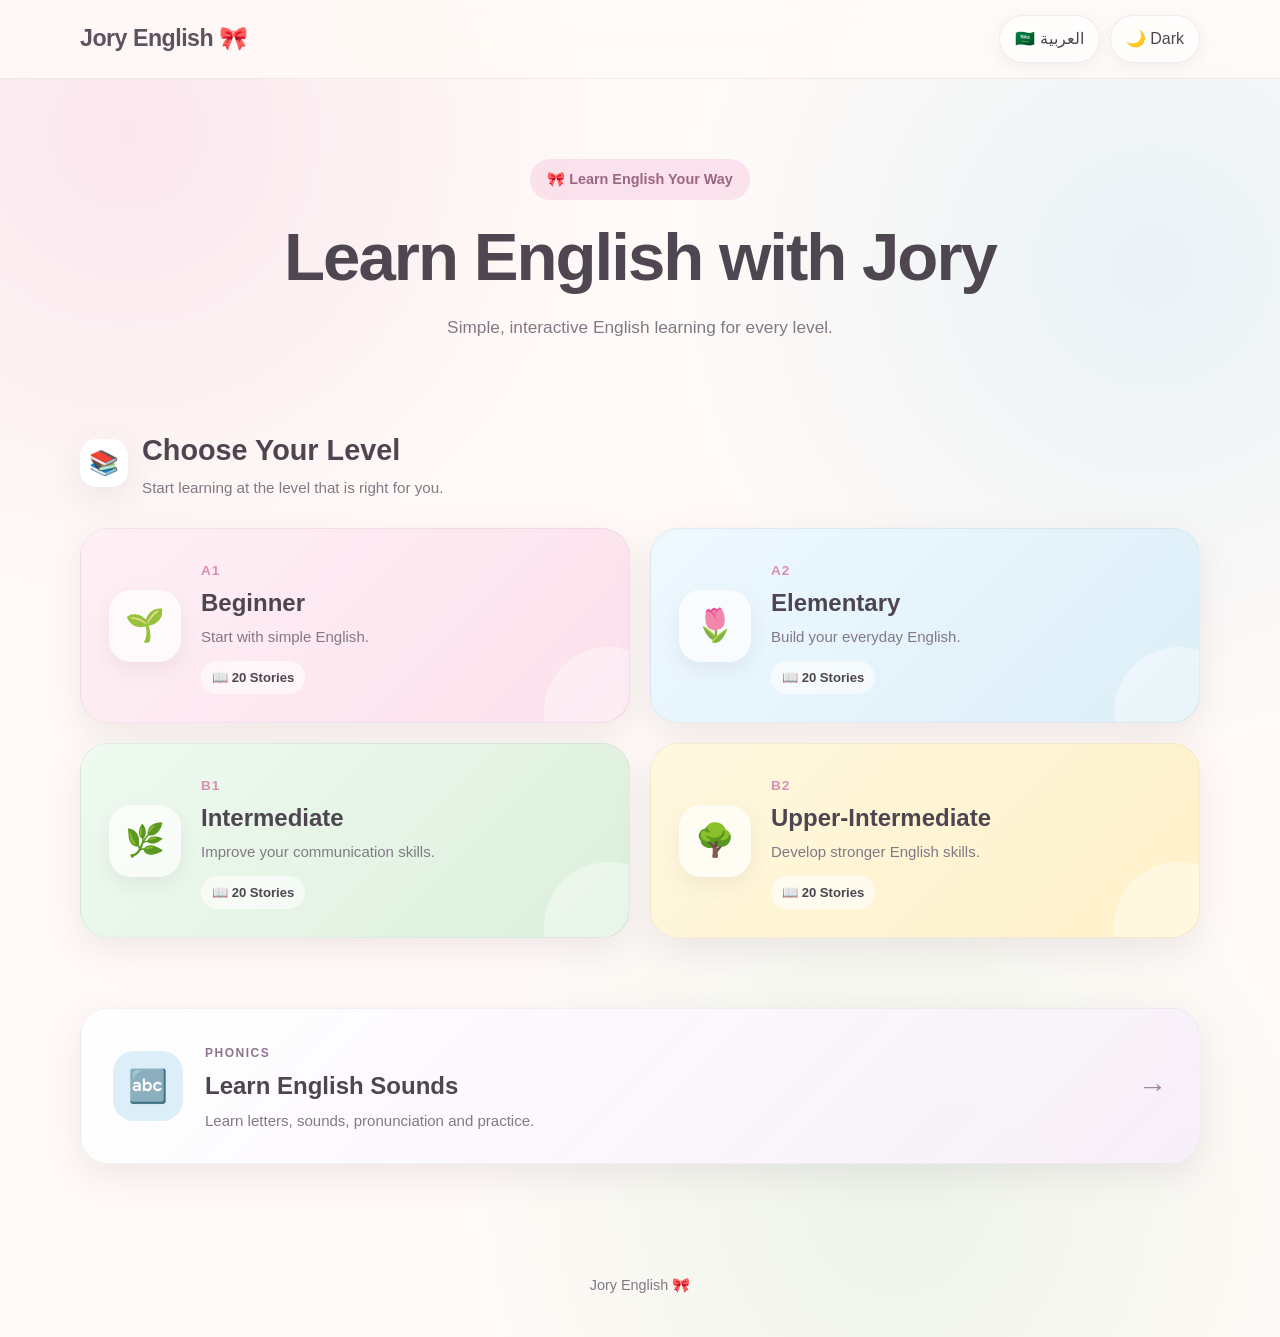
<file: index.html>
<!DOCTYPE html>
<html lang="en" dir="ltr">
<head>
  <meta charset="UTF-8">
  <meta name="viewport" content="width=device-width, initial-scale=1.0">

  <title>Jory English 🎀</title>

  <link rel="stylesheet" href="css/style.css">
</head>

<body>

  <header class="site-header">
    <div class="container header-content">

      <a href="index.html" class="logo">
        Jory English 🎀
      </a>

      <div class="global-controls">

        <button id="languageToggle" class="control-button" type="button">
          🇸🇦 العربية
        </button>

        <button id="themeToggle" class="control-button" type="button">
          🌙 Dark
        </button>

      </div>

    </div>
  </header>


  <main>

    <!-- Hero Section -->
    <section class="hero-section">
      <div class="container hero-content">

        <span class="hero-badge">🎀 Learn English Your Way</span>

        <h1 id="heroTitle">
          Learn English with Jory
        </h1>

        <p id="heroDescription">
          Simple, interactive English learning for every level.
        </p>

      </div>
    </section>


    <!-- Levels Section -->
    <section class="levels-section">
      <div class="container">

        <div class="section-heading">
          <span>📚</span>

          <div>
            <h2 id="levelsTitle">Choose Your Level</h2>

            <p id="levelsDescription">
              Start learning at the level that is right for you.
            </p>
          </div>
        </div>


        <div class="levels-grid">

          <!-- A1 -->
          <a href="pages/level.html?level=A1" class="level-card level-a1">

            <div class="level-icon">🌱</div>

            <div class="level-info">
              <span class="level-code">A1</span>

              <h3>Beginner</h3>

              <p>Start with simple English.</p>

              <span class="story-count">
                📖 20 Stories
              </span>
            </div>

          </a>


          <!-- A2 -->
          <a href="pages/level.html?level=A2" class="level-card level-a2">

            <div class="level-icon">🌷</div>

            <div class="level-info">
              <span class="level-code">A2</span>

              <h3>Elementary</h3>

              <p>Build your everyday English.</p>

              <span class="story-count">
                📖 20 Stories
              </span>
            </div>

          </a>


          <!-- B1 -->
          <a href="pages/level.html?level=B1" class="level-card level-b1">

            <div class="level-icon">🌿</div>

            <div class="level-info">
              <span class="level-code">B1</span>

              <h3>Intermediate</h3>

              <p>Improve your communication skills.</p>

              <span class="story-count">
                📖 20 Stories
              </span>
            </div>

          </a>


          <!-- B2 -->
          <a href="pages/level.html?level=B2" class="level-card level-b2">

            <div class="level-icon">🌳</div>

            <div class="level-info">
              <span class="level-code">B2</span>

              <h3>Upper-Intermediate</h3>

              <p>Develop stronger English skills.</p>

              <span class="story-count">
                📖 20 Stories
              </span>
            </div>

          </a>

        </div>

      </div>
    </section>


    <!-- Phonics Section -->
    <section class="phonics-section">
      <div class="container">

        <a href="pages/phonics.html" class="phonics-card">

          <div class="phonics-icon">
            🔤
          </div>

          <div class="phonics-content">

            <span class="phonics-label">
              PHONICS
            </span>

            <h2>Learn English Sounds</h2>

            <p>
              Learn letters, sounds, pronunciation and practice.
            </p>

          </div>

          <span class="card-arrow">→</span>

        </a>

      </div>
    </section>

  </main>


  <footer class="site-footer">
    <div class="container">

      <p>
        Jory English 🎀
      </p>

    </div>
  </footer>


  <script src="js/app.js"></script>

</body>
</html>
</file>
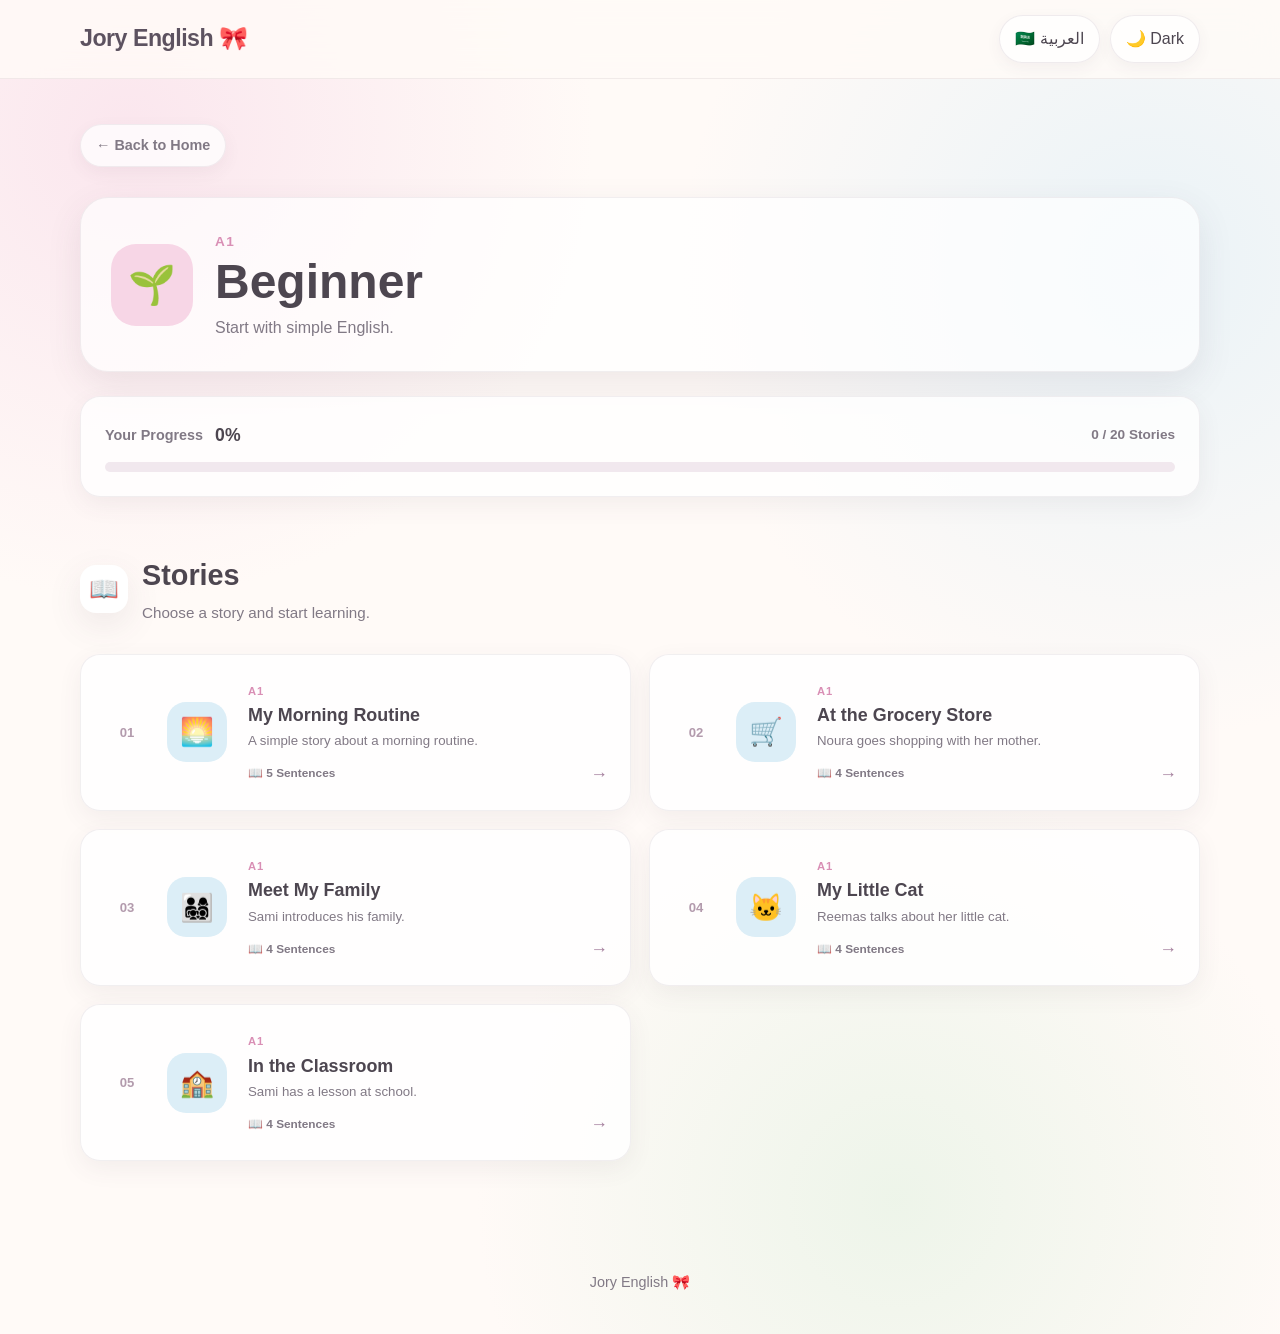
<file: pages/level.html>
<!DOCTYPE html>
<html lang="en" dir="ltr">

<head>
  <meta charset="UTF-8">

  <meta
    name="viewport"
    content="width=device-width, initial-scale=1.0"
  >

  <title>Jory English 🎀</title>

  <link
    rel="stylesheet"
    href="../css/style.css"
  >
</head>

<body>

  <!-- =========================================
       HEADER
       ========================================= -->

  <header class="site-header">

    <div class="container header-content">

      <a
        href="../index.html"
        class="logo"
      >
        Jory English 🎀
      </a>

      <div class="global-controls">

        <button
          id="languageToggle"
          class="control-button"
          type="button"
        >
          🇸🇦 العربية
        </button>

        <button
          id="themeToggle"
          class="control-button"
          type="button"
        >
          🌙 Dark
        </button>

      </div>

    </div>

  </header>


  <!-- =========================================
       MAIN
       ========================================= -->

  <main>

    <section class="level-page">

      <div class="container">

        <!-- Back Button -->

        <a
          href="../index.html"
          class="back-button"
        >
          ← Back to Home
        </a>


        <!-- Level Header -->

        <div
          id="levelHeader"
          class="level-header"
        >

          <div
            id="levelIcon"
            class="level-page-icon"
          >
            🌱
          </div>

          <div>

            <span
              id="levelCode"
              class="level-page-code"
            >
              A1
            </span>

            <h1 id="levelTitle">
              Beginner
            </h1>

            <p id="levelDescription">
              Start with simple English.
            </p>

          </div>

        </div>


        <!-- Progress -->

        <div class="progress-card">

          <div class="progress-top">

            <div>

              <span
                id="progressLabel"
                class="progress-label"
              >
                Your Progress
              </span>

              <strong id="progressPercent">
                0%
              </strong>

            </div>

            <span id="storyProgressText">
              0 / 20 Stories
            </span>

          </div>


          <div class="progress-track">

            <div
              id="progressBar"
              class="progress-fill"
              style="width: 0%;"
            ></div>

          </div>

        </div>


        <!-- Stories -->

        <section class="stories-section">

          <div class="section-heading">

            <span>📖</span>

            <div>

              <h2 id="storiesTitle">
                Stories
              </h2>

              <p id="storiesDescription">
                Choose a story and start learning.
              </p>

            </div>

          </div>


          <div
            id="storiesGrid"
            class="stories-grid"
          >

            <!-- Stories will be loaded by JavaScript -->

          </div>

        </section>

      </div>

    </section>

  </main>


  <!-- =========================================
       FOOTER
       ========================================= -->

  <footer class="site-footer">

    <div class="container">

      <p>
        Jory English 🎀
      </p>

    </div>

  </footer>


  <!-- GLOBAL APP -->

<script src="../js/data.js"></script>
<script src="../js/app.js"></script>
<script src="../js/stories.js"></script>

</body>

</html>
</file>
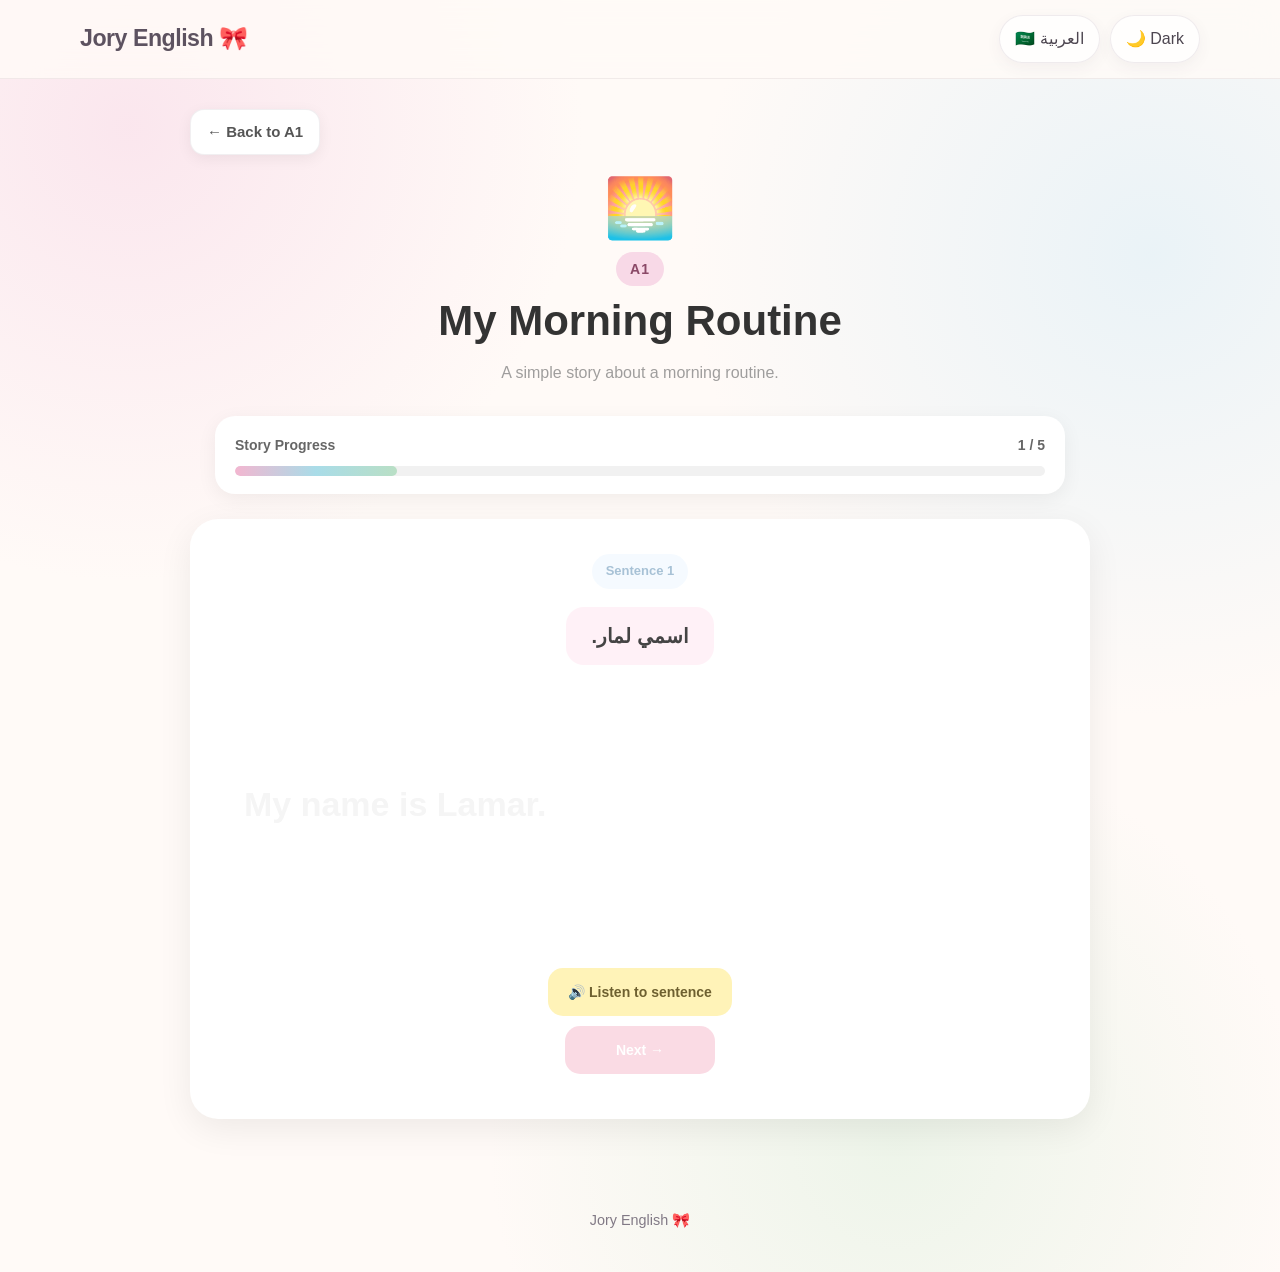
<file: pages/story.html>
<!DOCTYPE html>
<html lang="en" dir="ltr">

<head>
  <meta charset="UTF-8">

  <meta
    name="viewport"
    content="width=device-width, initial-scale=1.0"
  >

  <title>Story | Jory English 🎀</title>

  <link
    rel="stylesheet"
    href="../css/style.css"
  >

  <link
    rel="stylesheet"
    href="../css/story.css"
  >
</head>

<body>

  <!-- HEADER -->
  <header class="site-header">

    <div class="container header-content">

      <a
        href="../index.html"
        class="logo"
      >
        Jory English 🎀
      </a>

      <div class="global-controls">

        <button
          id="languageToggle"
          class="control-button"
          type="button"
        >
          🇸🇦 العربية
        </button>

        <button
          id="themeToggle"
          class="control-button"
          type="button"
        >
          🌙 Dark
        </button>

      </div>

    </div>

  </header>


  <!-- STORY PAGE -->
  <main class="story-page">

    <div class="container story-container">

      <a
        id="backToLevel"
        href="level.html?level=A1"
        class="back-button"
      >
        ← Back to A1
      </a>


      <!-- STORY INFORMATION -->
      <section class="story-top">

        <div
          id="storyEmoji"
          class="story-page-emoji"
        >
          🌅
        </div>

        <span
          id="storyLevel"
          class="story-level"
        >
          A1
        </span>

        <h1 id="storyTitle">
          My Morning Routine
        </h1>

        <p id="storyDescription">
          A simple story about a morning routine.
        </p>

      </section>


      <!-- PROGRESS -->
      <section class="story-progress">

        <div class="story-progress-info">

          <span id="storyProgressLabel">
            Story Progress
          </span>

          <span id="sentenceProgressText">
            1 / 5
          </span>

        </div>

        <div class="progress-track">

          <div
            id="sentenceProgressFill"
            class="progress-fill"
          ></div>

        </div>

      </section>


      <!-- SENTENCE LEARNING -->
      <section class="sentence-learning-card">

        <div
          id="sentenceNumber"
          class="sentence-number"
        >
          Sentence 1
        </div>


        <!-- ARABIC MEANING -->
        <div
          id="currentWordMeaning"
          class="current-word-meaning"
        >
          اسمي لمار.
        </div>


        <!-- IPA -->
        <div
          id="currentWordIPA"
          class="current-word-ipa"
        ></div>


        <!-- =================================
             REAL WRITING AREA
             NO INPUT BOX
             ================================= -->

        <div
          id="sentenceWritingArea"
          class="sentence-writing-area"
          role="textbox"
          aria-multiline="false"
          aria-label="Type the sentence"
          tabindex="0"
        >

          <!--
            This is the actual editable area.

            There is NO visible input box.
            The sentence itself is where you type.
          -->

          <div
            id="sentenceEditor"
            class="sentence-editor"
            contenteditable="true"
            spellcheck="false"
            autocorrect="off"
            autocapitalize="off"
            translate="no"
          ></div>

          <!-- Ghost sentence -->
          <div
            id="ghostSentence"
            class="ghost-sentence"
            aria-hidden="true"
          >
            My name is Lamar.
          </div>

        </div>


        <!-- FEEDBACK -->
        <div
          id="typingFeedback"
          class="typing-feedback"
          aria-live="polite"
        ></div>


        <!-- AUDIO -->
        <button
          id="sentenceAudioButton"
          class="audio-button"
          type="button"
        >
          🔊 Listen to sentence
        </button>


        <!-- NEXT -->
        <button
          id="nextSentenceButton"
          class="next-button"
          type="button"
          disabled
        >
          Next →
        </button>

      </section>

    </div>

  </main>


  <!-- FOOTER -->
  <footer class="site-footer">

    <div class="container">

      <p>
        Jory English 🎀
      </p>

    </div>

  </footer>


  <script src="../js/data.js"></script>
  <script src="../js/app.js"></script>
  <script src="../js/story.js"></script>

</body>

</html>
</file>
<file: css/style.css>
/* =========================================
   JORY ENGLISH 🎀
   Main Website Styles
   ========================================= */

:root {
  --pink: #f7d6e6;
  --pink-dark: #d98fb5;
  --blue: #dceef7;
  --green: #dcefdc;
  --yellow: #fff1c9;

  --cream: #fffaf7;
  --white: #ffffff;

  --text: #4d4650;
  --muted: #817985;

  --border: rgba(120, 100, 120, 0.10);

  --shadow: 0 12px 35px rgba(90, 70, 90, 0.10);
  --shadow-hover: 0 18px 45px rgba(90, 70, 90, 0.16);

  --radius-lg: 28px;
  --radius-md: 20px;
  --radius-sm: 14px;
}

* {
  box-sizing: border-box;
  margin: 0;
  padding: 0;
}

html {
  scroll-behavior: smooth;
}

body {
  min-height: 100vh;
  font-family:
    -apple-system,
    BlinkMacSystemFont,
    "SF Pro Display",
    "SF Pro Text",
    "Segoe UI",
    sans-serif;

  background:
    radial-gradient(circle at 10% 10%, rgba(247, 214, 230, 0.55), transparent 28%),
    radial-gradient(circle at 90% 20%, rgba(220, 238, 247, 0.60), transparent 30%),
    radial-gradient(circle at 70% 90%, rgba(220, 239, 220, 0.50), transparent 28%),
    var(--cream);

  color: var(--text);
  line-height: 1.6;

  transition:
    background 0.3s ease,
    color 0.3s ease;
}

a {
  color: inherit;
  text-decoration: none;
}

button {
  font: inherit;
}

.container {
  width: min(1120px, calc(100% - 32px));
  margin: 0 auto;
}

/* =========================================
   HEADER
   ========================================= */

.site-header {
  position: sticky;
  top: 0;
  z-index: 100;

  background: rgba(255, 250, 247, 0.82);
  backdrop-filter: blur(18px);
  -webkit-backdrop-filter: blur(18px);

  border-bottom: 1px solid var(--border);
}

.header-content {
  min-height: 78px;

  display: flex;
  align-items: center;
  justify-content: space-between;
  gap: 20px;
}

.logo {
  font-size: 1.45rem;
  font-weight: 800;
  letter-spacing: -0.5px;

  color: #5d5260;

  transition: transform 0.2s ease;
}

.logo:hover {
  transform: translateY(-1px);
}

.global-controls {
  display: flex;
  align-items: center;
  gap: 10px;
}

.control-button {
  border: 1px solid rgba(120, 100, 120, 0.12);

  background: rgba(255, 255, 255, 0.75);

  color: var(--text);

  padding: 10px 15px;

  border-radius: 999px;

  cursor: pointer;

  box-shadow: 0 5px 15px rgba(90, 70, 90, 0.06);

  transition:
    transform 0.2s ease,
    background 0.2s ease,
    box-shadow 0.2s ease;
}

.control-button:hover {
  transform: translateY(-2px);
  box-shadow: 0 8px 20px rgba(90, 70, 90, 0.10);
}

.control-button:active {
  transform: scale(0.97);
}

/* =========================================
   HERO
   ========================================= */

.hero-section {
  padding: 80px 0 55px;
}

.hero-content {
  text-align: center;
  max-width: 760px;
}

.hero-badge {
  display: inline-flex;
  align-items: center;

  padding: 9px 17px;

  border-radius: 999px;

  background: rgba(247, 214, 230, 0.65);

  color: #9c6683;

  font-size: 0.9rem;
  font-weight: 700;

  margin-bottom: 20px;
}

.hero-content h1 {
  font-size: clamp(2.3rem, 6vw, 4.2rem);

  line-height: 1.1;

  letter-spacing: -2px;

  color: #4e4650;

  margin-bottom: 20px;
}

.hero-content p {
  max-width: 620px;
  margin: 0 auto;

  color: var(--muted);

  font-size: 1.08rem;
}

/* =========================================
   LEVELS
   ========================================= */

.levels-section {
  padding: 30px 0 70px;
}

.section-heading {
  display: flex;
  align-items: center;
  gap: 14px;

  margin-bottom: 28px;
}

.section-heading > span {
  width: 48px;
  height: 48px;

  display: grid;
  place-items: center;

  background: var(--white);

  border-radius: 16px;

  box-shadow: var(--shadow);

  font-size: 1.5rem;
}

.section-heading h2 {
  font-size: 1.8rem;
  margin-bottom: 3px;
}

.section-heading p {
  color: var(--muted);
  font-size: 0.95rem;
}

.levels-grid {
  display: grid;

  grid-template-columns: repeat(2, minmax(0, 1fr));

  gap: 20px;
}

/* =========================================
   LEVEL CARDS
   ========================================= */

.level-card {
  position: relative;

  display: flex;
  align-items: center;

  gap: 20px;

  min-height: 190px;

  padding: 28px;

  border-radius: var(--radius-lg);

  border: 1px solid rgba(120, 100, 120, 0.08);

  box-shadow: var(--shadow);

  overflow: hidden;

  transition:
    transform 0.25s ease,
    box-shadow 0.25s ease;
}

.level-card::after {
  content: "";

  position: absolute;

  width: 130px;
  height: 130px;

  border-radius: 50%;

  right: -45px;
  bottom: -55px;

  background: rgba(255, 255, 255, 0.38);
}

.level-card:hover {
  transform: translateY(-5px);

  box-shadow: var(--shadow-hover);
}

.level-a1 {
  background: linear-gradient(135deg, #fff0f6, #fbe0eb);
}

.level-a2 {
  background: linear-gradient(135deg, #eef9ff, #dceef7);
}

.level-b1 {
  background: linear-gradient(135deg, #effaf0, #dcefdc);
}

.level-b2 {
  background: linear-gradient(135deg, #fff8df, #fff1c9);
}

.level-icon {
  flex-shrink: 0;

  width: 72px;
  height: 72px;

  display: grid;
  place-items: center;

  border-radius: 22px;

  background: rgba(255, 255, 255, 0.70);

  font-size: 2rem;

  box-shadow:
    0 8px 20px rgba(90, 70, 90, 0.08);
}

.level-info {
  position: relative;
  z-index: 2;
}

.level-code {
  display: inline-block;

  font-size: 0.85rem;
  font-weight: 800;

  letter-spacing: 1px;

  color: var(--pink-dark);

  margin-bottom: 2px;
}

.level-info h3 {
  font-size: 1.5rem;

  margin-bottom: 3px;
}

.level-info p {
  color: var(--muted);

  font-size: 0.94rem;

  margin-bottom: 12px;
}

.story-count {
  display: inline-flex;

  padding: 6px 11px;

  border-radius: 999px;

  background: rgba(255, 255, 255, 0.62);

  font-size: 0.82rem;
  font-weight: 700;
}

/* =========================================
   PHONICS
   ========================================= */

.phonics-section {
  padding: 0 0 80px;
}

.phonics-card {
  position: relative;

  display: flex;
  align-items: center;

  gap: 22px;

  padding: 30px 32px;

  background:
    linear-gradient(
      135deg,
      rgba(255, 255, 255, 0.95),
      rgba(247, 238, 249, 0.92)
    );

  border: 1px solid rgba(120, 100, 120, 0.08);

  border-radius: var(--radius-lg);

  box-shadow: var(--shadow);

  transition:
    transform 0.25s ease,
    box-shadow 0.25s ease;
}

.phonics-card:hover {
  transform: translateY(-4px);
  box-shadow: var(--shadow-hover);
}

.phonics-icon {
  width: 70px;
  height: 70px;

  flex-shrink: 0;

  display: grid;
  place-items: center;

  background: var(--blue);

  border-radius: 21px;

  font-size: 2rem;
}

.phonics-content {
  flex: 1;
}

.phonics-label {
  color: #8d7392;

  font-size: 0.75rem;

  font-weight: 800;

  letter-spacing: 1.5px;
}

.phonics-content h2 {
  font-size: 1.5rem;

  margin: 2px 0 4px;
}

.phonics-content p {
  color: var(--muted);

  font-size: 0.94rem;
}

.card-arrow {
  font-size: 1.8rem;

  color: #a47f9d;

  transition: transform 0.2s ease;
}

.phonics-card:hover .card-arrow {
  transform: translateX(5px);
}

/* =========================================
   FOOTER
   ========================================= */

.site-footer {
  padding: 30px 0 40px;

  text-align: center;

  color: var(--muted);

  font-size: 0.9rem;
}

/* =========================================
   DARK MODE
   ========================================= */

body.dark {
  --cream: #1d1b20;
  --white: #29262d;

  --text: #f4eef4;
  --muted: #bcb2bd;

  --border: rgba(255, 255, 255, 0.08);

  --shadow: 0 12px 35px rgba(0, 0, 0, 0.25);
  --shadow-hover: 0 18px 45px rgba(0, 0, 0, 0.35);

  background:
    radial-gradient(circle at 10% 10%, rgba(125, 75, 105, 0.22), transparent 30%),
    radial-gradient(circle at 90% 20%, rgba(75, 110, 130, 0.20), transparent 30%),
    #1d1b20;
}

body.dark .site-header {
  background: rgba(29, 27, 32, 0.82);
}

body.dark .logo,
body.dark .hero-content h1 {
  color: #f8f1f8;
}

body.dark .control-button {
  background: rgba(255, 255, 255, 0.07);
  color: #f4eef4;
}

body.dark .level-a1 {
  background: linear-gradient(135deg, #49303d, #3d2935);
}

body.dark .level-a2 {
  background: linear-gradient(135deg, #2e414a, #283941);
}

body.dark .level-b1 {
  background: linear-gradient(135deg, #304334, #29392c);
}

body.dark .level-b2 {
  background: linear-gradient(135deg, #49412b, #3d3726);
}

body.dark .level-icon,
body.dark .story-count,
body.dark .section-heading > span {
  background: rgba(255, 255, 255, 0.08);
}

body.dark .phonics-card {
  background: linear-gradient(
    135deg,
    rgba(45, 41, 49, 0.95),
    rgba(54, 46, 57, 0.95)
  );
}

body.dark .phonics-icon {
  background: rgba(150, 190, 210, 0.15);
}

/* =========================================
   MOBILE
   ========================================= */

@media (max-width: 700px) {

  .container {
    width: min(100% - 22px, 1120px);
  }

  .header-content {
    min-height: 70px;
  }

  .logo {
    font-size: 1.15rem;
  }

  .global-controls {
    gap: 6px;
  }

  .control-button {
    padding: 8px 11px;
    font-size: 0.82rem;
  }

  .hero-section {
    padding: 55px 0 40px;
  }

  .hero-content h1 {
    font-size: 2.35rem;
    letter-spacing: -1px;
  }

  .hero-content p {
    font-size: 0.98rem;
  }

  .levels-grid {
    grid-template-columns: 1fr;
  }

  .level-card {
    min-height: 165px;
    padding: 22px;
  }

  .level-icon {
    width: 60px;
    height: 60px;
    font-size: 1.65rem;
  }

  .level-info h3 {
    font-size: 1.3rem;
  }

  .phonics-card {
    padding: 23px;
  }

  .phonics-icon {
    width: 58px;
    height: 58px;
    font-size: 1.6rem;
  }

  .card-arrow {
    font-size: 1.4rem;
  }
}

/* =========================================
   VERY SMALL SCREENS
   ========================================= */

@media (max-width: 420px) {

  .header-content {
    align-items: flex-start;
    padding: 12px 0;
  }

  .global-controls {
    flex-direction: column;
    align-items: stretch;
  }

  .control-button {
    white-space: nowrap;
  }

  .level-card {
    gap: 14px;
  }

  .level-icon {
    width: 52px;
    height: 52px;
  }
}
/* =========================================
   LEVEL PAGE
   ========================================= */

.level-page {
  padding: 45px 0 80px;
}

.back-button {
  display: inline-flex;
  align-items: center;
  gap: 8px;

  margin-bottom: 30px;

  padding: 9px 15px;

  border-radius: 999px;

  background: rgba(255, 255, 255, 0.75);

  border: 1px solid var(--border);

  color: var(--muted);

  font-size: 0.9rem;
  font-weight: 700;

  box-shadow: 0 6px 18px rgba(90, 70, 90, 0.06);

  transition:
    transform 0.2s ease,
    box-shadow 0.2s ease;
}

.back-button:hover {
  transform: translateX(-3px);

  box-shadow:
    0 9px 22px rgba(90, 70, 90, 0.10);
}


/* =========================================
   LEVEL HEADER
   ========================================= */

.level-header {
  display: flex;
  align-items: center;
  gap: 22px;

  padding: 30px;

  margin-bottom: 24px;

  background: rgba(255, 255, 255, 0.68);

  border: 1px solid var(--border);

  border-radius: var(--radius-lg);

  box-shadow: var(--shadow);
}

.level-page-icon {
  width: 82px;
  height: 82px;

  flex-shrink: 0;

  display: grid;
  place-items: center;

  border-radius: 25px;

  background: var(--pink);

  font-size: 2.4rem;
}

.level-page-code {
  display: inline-block;

  color: var(--pink-dark);

  font-size: 0.85rem;

  font-weight: 800;

  letter-spacing: 1.5px;
}

.level-header h1 {
  font-size: clamp(2rem, 5vw, 3rem);

  line-height: 1.1;

  margin: 2px 0 7px;
}

.level-header p {
  color: var(--muted);
}


/* =========================================
   PROGRESS CARD
   ========================================= */

.progress-card {
  padding: 24px;

  margin-bottom: 55px;

  background: rgba(255, 255, 255, 0.78);

  border: 1px solid var(--border);

  border-radius: var(--radius-md);

  box-shadow:
    0 8px 25px rgba(90, 70, 90, 0.07);
}

.progress-top {
  display: flex;

  align-items: center;

  justify-content: space-between;

  gap: 20px;

  margin-bottom: 13px;
}

.progress-top > div {
  display: flex;

  align-items: center;

  gap: 12px;
}

.progress-label {
  color: var(--muted);

  font-size: 0.9rem;

  font-weight: 700;
}

#progressPercent {
  font-size: 1.1rem;
}

#storyProgressText {
  color: var(--muted);

  font-size: 0.85rem;

  font-weight: 700;
}

.progress-track {
  width: 100%;

  height: 10px;

  overflow: hidden;

  border-radius: 999px;

  background: rgba(120, 100, 120, 0.10);
}

.progress-fill {
  height: 100%;

  border-radius: inherit;

  background:
    linear-gradient(
      90deg,
      #f4c8dc,
      #dcbce9
    );

  transition: width 0.5s ease;
}


/* =========================================
   STORIES GRID
   ========================================= */

.stories-grid {
  display: grid;

  grid-template-columns:
    repeat(2, minmax(0, 1fr));

  gap: 18px;
}


/* =========================================
   STORY CARD
   ========================================= */

.story-card {
  position: relative;

  display: grid;

  grid-template-columns: 48px 65px 1fr;

  align-items: center;

  gap: 16px;

  min-height: 145px;

  padding: 22px;

  overflow: hidden;

  background: rgba(255, 255, 255, 0.82);

  border: 1px solid var(--border);

  border-radius: var(--radius-md);

  box-shadow:
    0 8px 25px rgba(90, 70, 90, 0.07);

  transition:
    transform 0.25s ease,
    box-shadow 0.25s ease;
}

.story-card:hover {
  transform: translateY(-4px);

  box-shadow:
    0 15px 35px rgba(90, 70, 90, 0.12);
}

.story-number {
  color: #b39bad;

  font-size: 0.82rem;

  font-weight: 800;

  text-align: center;
}

.story-emoji {
  width: 60px;
  height: 60px;

  display: grid;
  place-items: center;

  border-radius: 19px;

  background: var(--blue);

  font-size: 1.7rem;
}

.story-content {
  min-width: 0;
}

.story-level {
  color: var(--pink-dark);

  font-size: 0.7rem;

  font-weight: 800;

  letter-spacing: 1px;
}

.story-content h3 {
  margin: 2px 0 4px;

  font-size: 1.12rem;

  line-height: 1.3;
}

.story-content p {
  color: var(--muted);

  font-size: 0.83rem;

  line-height: 1.45;

  margin-bottom: 9px;
}

.story-meta {
  display: flex;

  align-items: center;

  justify-content: space-between;

  gap: 10px;

  color: var(--muted);

  font-size: 0.74rem;

  font-weight: 700;
}

.story-arrow {
  font-size: 1.1rem;

  color: #a47f9d;

  transition: transform 0.2s ease;
}

.story-card:hover .story-arrow {
  transform: translateX(4px);
}


/* =========================================
   EMPTY STATE
   ========================================= */

.empty-state {
  grid-column: 1 / -1;

  padding: 55px 25px;

  text-align: center;

  background: rgba(255, 255, 255, 0.75);

  border: 1px solid var(--border);

  border-radius: var(--radius-md);

  box-shadow: var(--shadow);
}

.empty-icon {
  font-size: 2.5rem;

  margin-bottom: 10px;
}

.empty-state h2 {
  margin-bottom: 5px;
}

.empty-state p {
  color: var(--muted);
}


/* =========================================
   DARK MODE — LEVEL PAGE
   ========================================= */

body.dark .back-button,
body.dark .level-header,
body.dark .progress-card,
body.dark .story-card,
body.dark .empty-state {
  background: rgba(255, 255, 255, 0.055);
}

body.dark .level-page-icon {
  background: rgba(247, 214, 230, 0.14);
}

body.dark .story-emoji {
  background: rgba(220, 238, 247, 0.12);
}


/* =========================================
   MOBILE — LEVEL PAGE
   ========================================= */

@media (max-width: 760px) {

  .stories-grid {
    grid-template-columns: 1fr;
  }

  .level-header {
    padding: 23px;

    gap: 16px;
  }

  .level-page-icon {
    width: 68px;
    height: 68px;

    font-size: 2rem;
  }

  .story-card {
    grid-template-columns: 42px 58px 1fr;

    gap: 12px;

    padding: 18px;
  }

  .story-emoji {
    width: 54px;
    height: 54px;
  }
}


@media (max-width: 450px) {

  .level-page {
    padding-top: 30px;
  }

  .level-header {
    align-items: flex-start;
  }

  .progress-top {
    align-items: flex-start;

    flex-direction: column;

    gap: 7px;
  }

  .story-card {
    grid-template-columns: 38px 52px 1fr;

    gap: 10px;

    padding: 15px;
  }

  .story-emoji {
    width: 50px;
    height: 50px;

    font-size: 1.45rem;
  }

  .story-content h3 {
    font-size: 1rem;
  }

  .story-content p {
    font-size: 0.76rem;
  }
}
/* =====================================================
   JORY ENGLISH — STORY PAGE
   Sentence Writing / Ghost Text Design
   ===================================================== */

.story-page {
  min-height: calc(100vh - 140px);
  padding: 30px 0 60px;
}

.story-container {
  max-width: 1200px;
  margin: 0 auto;
}

/* Back button */
.story-page .back-button {
  display: inline-flex;
  align-items: center;
  gap: 6px;
  margin-bottom: 24px;
  text-decoration: none;
}

/* Story header */
.story-top {
  text-align: center;
  margin-bottom: 25px;
}

.story-page-emoji {
  font-size: 52px;
  margin-bottom: 8px;
}

.story-top .story-level {
  display: inline-block;
  padding: 6px 14px;
  border-radius: 999px;
  background: #f8d9e7;
  color: #8a4967;
  font-weight: 700;
  font-size: 14px;
  margin-bottom: 10px;
}

.story-top h1 {
  margin: 0;
  font-size: clamp(28px, 4vw, 42px);
}

.story-top p {
  margin: 10px auto 0;
  max-width: 600px;
  opacity: 0.7;
  font-size: 16px;
}

/* Progress */
.story-progress {
  max-width: 850px;
  margin: 0 auto 25px;
  padding: 16px 20px;
  border-radius: 20px;
  background: rgba(255, 255, 255, 0.8);
  box-shadow: 0 8px 25px rgba(100, 80, 100, 0.08);
}

.story-progress-info {
  display: flex;
  justify-content: space-between;
  align-items: center;
  margin-bottom: 10px;
  font-size: 14px;
  font-weight: 700;
}

.progress-track {
  width: 100%;
  height: 10px;
  border-radius: 999px;
  background: #f1e8ee;
  overflow: hidden;
}

.story-progress .progress-fill {
  height: 100%;
  width: 0;
  border-radius: 999px;
  background: linear-gradient(90deg, #f3b6d0, #a9dce8, #b9dfc5);
  transition: width 0.4s ease;
}

/* =====================================================
   MAIN SENTENCE CARD
   ===================================================== */

.sentence-learning-card {
  max-width: 1050px;
  min-height: 480px;
  margin: 0 auto;
  padding: 45px 55px;
  border-radius: 32px;
  background: rgba(255, 255, 255, 0.92);
  box-shadow: 0 18px 50px rgba(80, 60, 90, 0.12);
  text-align: center;
  display: flex;
  flex-direction: column;
  align-items: center;
}

/* Sentence number */
.sentence-number {
  font-size: 14px;
  font-weight: 700;
  opacity: 0.55;
  margin-bottom: 25px;
}

/* Arabic meaning */
.current-word-meaning {
  display: inline-block;
  padding: 12px 25px;
  margin-bottom: 18px;
  border-radius: 18px;
  background: #fff1f7;
  color: #70465b;
  font-size: 20px;
  font-weight: 700;
}

/* IPA */
.current-word-ipa {
  min-height: 20px;
  margin-bottom: 8px;
  font-size: 15px;
  opacity: 0.55;
}

/* =====================================================
   GHOST SENTENCE + TYPING OVER IT
   ===================================================== */

.sentence-writing-area {
  position: relative;
  width: 100%;
  min-height: 170px;
  display: grid;
  place-items: center;
  margin: 15px 0 10px;
  overflow: hidden;
}

/* The original sentence */
.ghost-sentence {
  position: absolute;
  z-index: 1;

  width: 100%;
  padding: 0 20px;

  text-align: center;
  white-space: nowrap;

  font-size: clamp(30px, 5vw, 58px);
  line-height: 1.25;
  font-weight: 700;

  color: #b9b1b8;
  opacity: 0.35;

  pointer-events: none;
  user-select: none;
}

/* Invisible-looking input sitting ON TOP */
.sentence-input {
  position: relative;
  z-index: 2;

  width: min(100%, 950px);
  height: 90px;

  padding: 5px 20px;

  border: none;
  outline: none;
  background: transparent;

  text-align: center;
  white-space: nowrap;

  font-family: inherit;
  font-size: clamp(30px, 5vw, 58px);
  line-height: 1.25;
  font-weight: 700;

  color: #493c46;
  caret-color: #d77da5;

  box-shadow: none;
}

/* Remove browser input styling */
.sentence-input:focus {
  border: none;
  outline: none;
  box-shadow: none;
}

/* Feedback */
.typing-feedback {
  min-height: 30px;
  margin: 8px 0 18px;
  font-size: 17px;
  font-weight: 700;
}

.typing-feedback.success {
  color: #4f9b70;
}

.typing-feedback.error {
  color: #d47b9d;
}

/* =====================================================
   BUTTONS
   ===================================================== */

.audio-button,
.next-button {
  border: none;
  border-radius: 999px;
  padding: 13px 24px;
  font-family: inherit;
  font-size: 15px;
  font-weight: 700;
  cursor: pointer;
  transition: transform 0.2s ease, opacity 0.2s ease;
}

.audio-button {
  background: #e7f4f7;
  color: #48727d;
  margin-bottom: 12px;
}

.next-button {
  background: #f3bfd5;
  color: #70465b;
  min-width: 150px;
}

.audio-button:hover,
.next-button:hover:not(:disabled) {
  transform: translateY(-2px);
}

.next-button:disabled {
  opacity: 0.35;
  cursor: not-allowed;
}

/* =====================================================
   DARK MODE
   ===================================================== */

body.dark .story-progress,
body.dark .sentence-learning-card {
  background: rgba(38, 34, 42, 0.95);
}

body.dark .story-top .story-level {
  background: #543d4b;
  color: #f5c9dc;
}

body.dark .current-word-meaning {
  background: #493a45;
  color: #f3c9dc;
}

body.dark .ghost-sentence {
  color: #d5cbd2;
  opacity: 0.25;
}

body.dark .sentence-input {
  color: #f8edf3;
  caret-color: #f0a6c8;
}

body.dark .audio-button {
  background: #34464b;
  color: #c7e8ee;
}

body.dark .next-button {
  background: #604456;
  color: #f6d5e2;
}

body.dark .progress-track {
  background: #403940;
}

/* =====================================================
   MOBILE / IPHONE / IPAD
   ===================================================== */

@media (max-width: 768px) {

  .story-page {
    padding: 20px 12px 45px;
  }

  .sentence-learning-card {
    padding: 30px 16px;
    min-height: 430px;
    border-radius: 25px;
  }

  .story-page-emoji {
    font-size: 44px;
  }

  .current-word-meaning {
    font-size: 17px;
    padding: 10px 18px;
  }

  .sentence-writing-area {
    min-height: 130px;
  }

  .ghost-sentence,
  .sentence-input {
    font-size: clamp(22px, 7vw, 38px);
  }

  .sentence-input {
    height: 70px;
    padding: 5px;
  }

  .ghost-sentence {
    padding: 0 5px;
  }

  .audio-button,
  .next-button {
    width: 90%;
    max-width: 330px;
  }
}

@media (max-width: 480px) {

  .story-top h1 {
    font-size: 27px;
  }

  .story-top p {
    font-size: 14px;
  }

  .story-progress {
    padding: 13px 15px;
  }

  .sentence-learning-card {
    padding: 25px 10px;
  }

  .sentence-writing-area {
    min-height: 110px;
  }

  .ghost-sentence,
  .sentence-input {
    font-size: 21px;
  }

  .sentence-input {
    height: 60px;
  }
}
/* =========================================
   STORY TYPING ALIGNMENT FIX
   ========================================= */

.sentence-writing-area {
  position: relative;
  width: 100%;
  min-height: 170px;

  display: flex;
  align-items: center;
  justify-content: center;

  overflow: hidden;
}

/* Transparent guide */
.ghost-sentence {
  position: absolute;

  left: 50%;
  top: 50%;

  transform: translate(-50%, -50%);

  width: max-content;
  max-width: 95%;

  margin: 0;
  padding: 0;

  white-space: nowrap;

  text-align: left;

  font-family: inherit;
  font-size: clamp(30px, 5vw, 58px);
  font-weight: 700;
  line-height: 1.25;

  color: #aaa1a9;
  opacity: 0.32;

  pointer-events: none;
  user-select: none;
}


/* Real typing */
.sentence-input {
  position: absolute;

  left: 50%;
  top: 50%;

  transform: translate(-50%, -50%);

  height: 90px;

  padding: 0;

  border: none !important;
  outline: none !important;
  background: transparent !important;

  white-space: nowrap;

  text-align: left !important;

  font-family: inherit;
  font-size: clamp(30px, 5vw, 58px);
  font-weight: 700;
  line-height: 1.25;

  color: #493c46;

  caret-color: #d77da5;

  box-shadow: none !important;

  z-index: 5;
}


/* Don't show an ugly browser input */
.sentence-input:hover,
.sentence-input:focus,
.sentence-input:active {
  border: none !important;
  outline: none !important;
  box-shadow: none !important;
}


/* Dark mode */
body.dark .ghost-sentence {
  color: #d9ced6;
  opacity: 0.25;
}

body.dark .sentence-input {
  color: #fff4fa;
  caret-color: #f0a6c8;
}


/* Mobile */
@media (max-width: 768px) {

  .sentence-writing-area {
    min-height: 135px;
  }

  .ghost-sentence,
  .sentence-input {
    font-size: clamp(22px, 7vw, 38px);
  }

  .sentence-input {
    height: 70px;
  }

}


@media (max-width: 480px) {

  .sentence-writing-area {
    min-height: 115px;
  }

  .ghost-sentence,
  .sentence-input {
    font-size: 21px;
  }

  .sentence-input {
    height: 60px;
  }

}
/* =========================================
   STORY TYPING ALIGNMENT FIX
   ========================================= */

.sentence-writing-area {
  position: relative;
  width: 100%;
  min-height: 170px;

  display: flex;
  align-items: center;
  justify-content: center;

  overflow: hidden;
}

/* Transparent guide */
.ghost-sentence {
  position: absolute;

  left: 50%;
  top: 50%;

  transform: translate(-50%, -50%);

  width: max-content;
  max-width: 95%;

  margin: 0;
  padding: 0;

  white-space: nowrap;

  text-align: left;

  font-family: inherit;
  font-size: clamp(30px, 5vw, 58px);
  font-weight: 700;
  line-height: 1.25;

  color: #aaa1a9;
  opacity: 0.32;

  pointer-events: none;
  user-select: none;
}


/* Real typing */
.sentence-input {
  position: absolute;

  left: 50%;
  top: 50%;

  transform: translate(-50%, -50%);

  height: 90px;

  padding: 0;

  border: none !important;
  outline: none !important;
  background: transparent !important;

  white-space: nowrap;

  text-align: left !important;

  font-family: inherit;
  font-size: clamp(30px, 5vw, 58px);
  font-weight: 700;
  line-height: 1.25;

  color: #493c46;

  caret-color: #d77da5;

  box-shadow: none !important;

  z-index: 5;
}


/* Don't show an ugly browser input */
.sentence-input:hover,
.sentence-input:focus,
.sentence-input:active {
  border: none !important;
  outline: none !important;
  box-shadow: none !important;
}


/* Dark mode */
body.dark .ghost-sentence {
  color: #d9ced6;
  opacity: 0.25;
}

body.dark .sentence-input {
  color: #fff4fa;
  caret-color: #f0a6c8;
}


/* Mobile */
@media (max-width: 768px) {

  .sentence-writing-area {
    min-height: 135px;
  }

  .ghost-sentence,
  .sentence-input {
    font-size: clamp(22px, 7vw, 38px);
  }

  .sentence-input {
    height: 70px;
  }

}


@media (max-width: 480px) {

  .sentence-writing-area {
    min-height: 115px;
  }

  .ghost-sentence,
  .sentence-input {
    font-size: 21px;
  }

  .sentence-input {
    height: 60px;
  /* =========================================
   STORY TYPING ALIGNMENT FIX
   ========================================= */

.sentence-writing-area {
  position: relative;
  width: 100%;
  min-height: 170px;

  display: flex;
  align-items: center;
  justify-content: center;

  overflow: hidden;
}

/* Transparent guide */
.ghost-sentence {
  position: absolute;

  left: 50%;
  top: 50%;

  transform: translate(-50%, -50%);

  width: max-content;
  max-width: 95%;

  margin: 0;
  padding: 0;

  white-space: nowrap;

  text-align: left;

  font-family: inherit;
  font-size: clamp(30px, 5vw, 58px);
  font-weight: 700;
  line-height: 1.25;

  color: #aaa1a9;
  opacity: 0.32;

  pointer-events: none;
  user-select: none;
}


/* Real typing */
.sentence-input {
  position: absolute;

  left: 50%;
  top: 50%;

  transform: translate(-50%, -50%);

  height: 90px;

  padding: 0;

  border: none !important;
  outline: none !important;
  background: transparent !important;

  white-space: nowrap;

  text-align: left !important;

  font-family: inherit;
  font-size: clamp(30px, 5vw, 58px);
  font-weight: 700;
  line-height: 1.25;

  color: #493c46;

  caret-color: #d77da5;

  box-shadow: none !important;

  z-index: 5;
}


/* Don't show an ugly browser input */
.sentence-input:hover,
.sentence-input:focus,
.sentence-input:active {
  border: none !important;
  outline: none !important;
  box-shadow: none !important;
}


/* Dark mode */
body.dark .ghost-sentence {
  color: #d9ced6;
  opacity: 0.25;
}

body.dark .sentence-input {
  color: #fff4fa;
  caret-color: #f0a6c8;
}


/* Mobile */
@media (max-width: 768px) {

  .sentence-writing-area {
    min-height: 135px;
  }

  .ghost-sentence,
  .sentence-input {
    font-size: clamp(22px, 7vw, 38px);
  }

  .sentence-input {
    height: 70px;
  }

}


@media (max-width: 480px) {

  .sentence-writing-area {
    min-height: 115px;
  }

  .ghost-sentence,
  .sentence-input {
    font-size: 21px;
  }

  .sentence-input {
    height: 60px;
  }
/* ==========================================
   JORY ENGLISH - FINAL STORY FIX
   ========================================== */

.story-page .sentence-writing-area {
  position: relative;
  width: 100%;
  height: 180px;
  display: flex;
  align-items: center;
  justify-content: center;
  overflow: hidden;
}

/* النص الشفاف */
.story-page .ghost-sentence {
  position: absolute;
  left: 50%;
  top: 50%;
  transform: translate(-50%, -50%);

  width: max-content;
  max-width: 95%;

  margin: 0;
  padding: 0;

  white-space: nowrap;
  text-align: left;

  font-family: inherit;
  font-size: clamp(28px, 5vw, 58px);
  font-weight: 700;
  line-height: 1.2;

  color: #aaa;
  opacity: 0.28;

  pointer-events: none;
  user-select: none;

  z-index: 1;
}


/* الكتابة فوق النص الشفاف */
.story-page .sentence-input {
  position: absolute;
  left: 50%;
  top: 50%;
  transform: translate(-50%, -50%);

  width: 95%;
  max-width: 1000px;
  height: 90px;

  padding: 0;
  margin: 0;

  border: 0 !important;
  outline: 0 !important;
  box-shadow: none !important;

  background: transparent !important;

  font-family: inherit;
  font-size: clamp(28px, 5vw, 58px);
  font-weight: 700;
  line-height: 1.2;

  text-align: center !important;
  white-space: nowrap;

  color: #493c46;
  caret-color: #e58bb0;

  z-index: 2;
}


/* إزالة أي شكل افتراضي للخانة */
.story-page .sentence-input:focus {
  border: 0 !important;
  outline: 0 !important;
  box-shadow: none !important;
}


/* الوضع الليلي */
body.dark .story-page .ghost-sentence {
  color: #ddd;
  opacity: 0.22;
}

body.dark .story-page .sentence-input {
  color: #fff;
  caret-color: #f3a8c7;
}


/* الجوال والآيباد */
@media (max-width: 768px) {

  .story-page .sentence-writing-area {
    height: 140px;
  }

  .story-page .ghost-sentence,
  .story-page .sentence-input {
    font-size: clamp(21px, 7vw, 40px);
  }

  .story-page .sentence-input {
    height: 65px;
  }
}


@media (max-width: 480px) {

  .story-page .sentence-writing-area {
    height: 120px;
  }

  .story-page .ghost-sentence,
  .story-page .sentence-input {
    font-size: 21px;
  }

  .story-page .sentence-input {
    height: 55px;
  }
/* ==========================================
   FINAL TEXT OVERLAY FIX
   ========================================== */

.story-page .ghost-sentence {
  display: block;
  position: absolute;

  left: 50%;
  top: 50%;

  transform: translate(-50%, -50%);

  width: max-content;
  max-width: 95%;

  white-space: nowrap;

  text-align: left;

  font-family: inherit;
  font-size: clamp(28px, 5vw, 58px);
  font-weight: 700;
  line-height: 1.2;

  margin: 0;
  padding: 0;

  z-index: 2;
}


/* الجزء الذي كتبته */
.story-page .typed-visible {
  color: #493c46;
  opacity: 1;
}


/* الجزء الذي لم تكتبيه */
.story-page .ghost-remaining {
  color: #aaa1a9;
  opacity: 0.28;
}


/* الإدخال نفسه غير مرئي */
.story-page .sentence-input {
  position: absolute;

  z-index: 5;

  background: transparent !important;

  border: none !important;
  outline: none !important;
  box-shadow: none !important;

  color: transparent !important;
  -webkit-text-fill-color: transparent !important;

  caret-color: #e58bb0;

  font-family: inherit;

  opacity: 1;
}


/* بعد اكتمال الجملة */
.story-page .typed-visible.complete {
  color: #493c46;
  opacity: 1;
}


/* Dark mode */
body.dark .story-page .typed-visible {
  color: #fff4fa;
}

body.dark .story-page .ghost-remaining {
  color: #d9ced6;
  opacity: 0.25;
}


/* Mobile */
@media (max-width: 768px) {

  .story-page .ghost-sentence {
    font-size: clamp(21px, 7vw, 40px);
  }

}
</file>
<file: css/story.css>
/* =========================================
   JORY ENGLISH 🎀
   STORY PAGE
   ========================================= */

.story-page {
  min-height: calc(100vh - 140px);
  padding: 30px 0 60px;
}

.story-container {
  max-width: 900px;
  margin: 0 auto;
}


/* =========================================
   BACK BUTTON
   ========================================= */

.back-button {
  display: inline-flex;
  align-items: center;

  margin-bottom: 25px;
  padding: 10px 16px;

  border-radius: 14px;

  background: #ffffff;
  color: #555555;

  text-decoration: none;

  font-size: 15px;
  font-weight: 600;

  box-shadow: 0 4px 15px rgba(0, 0, 0, 0.06);

  transition:
    transform 0.2s ease,
    box-shadow 0.2s ease;
}

.back-button:hover {
  transform: translateY(-2px);

  box-shadow:
    0 7px 20px rgba(0, 0, 0, 0.09);
}


/* =========================================
   STORY HEADER
   ========================================= */

.story-top {
  text-align: center;
  margin-bottom: 30px;
}

.story-page-emoji {
  margin-bottom: 15px;

  font-size: 58px;
  line-height: 1;
}

.story-level {
  display: inline-block;

  margin-bottom: 12px;
  padding: 6px 14px;

  border-radius: 999px;

  background: #fce4ec;
  color: #b85c7a;

  font-size: 13px;
  font-weight: 700;
}

.story-top h1 {
  margin: 0;

  color: #333333;

  font-size: clamp(28px, 5vw, 42px);
  line-height: 1.2;
}

.story-top p {
  max-width: 600px;

  margin: 12px auto 0;

  color: #777777;

  font-size: 16px;
  line-height: 1.7;
}


/* =========================================
   PROGRESS
   ========================================= */

.story-progress {
  margin-bottom: 25px;
  padding: 18px 20px;

  border-radius: 20px;

  background: #ffffff;

  box-shadow:
    0 5px 20px rgba(0, 0, 0, 0.06);
}

.story-progress-info {
  display: flex;
  justify-content: space-between;
  align-items: center;

  margin-bottom: 10px;

  color: #666666;

  font-size: 14px;
  font-weight: 600;
}

.progress-track {
  width: 100%;
  height: 10px;

  overflow: hidden;

  border-radius: 999px;

  background: #f1f1f1;
}

.progress-fill {
  width: 20%;
  height: 100%;

  border-radius: inherit;

  background: #f3a6bd;

  transition: width 0.35s ease;
}


/* =========================================
   LEARNING CARD
   ========================================= */

.sentence-learning-card {
  padding: 35px 30px 40px;

  border-radius: 28px;

  background: #ffffff;

  text-align: center;

  box-shadow:
    0 10px 35px rgba(0, 0, 0, 0.07);
}


/* =========================================
   SENTENCE NUMBER
   ========================================= */

.sentence-number {
  display: inline-block;

  margin-bottom: 18px;
  padding: 7px 14px;

  border-radius: 999px;

  background: #eef7ff;
  color: #6090b5;

  font-size: 13px;
  font-weight: 700;
}


/* =========================================
   ARABIC MEANING
   ========================================= */

.current-word-meaning {
  min-height: 30px;

  margin-bottom: 8px;

  color: #444444;

  direction: rtl;

  font-size: 20px;
  line-height: 1.7;
}


/* =========================================
   IPA
   ========================================= */

.current-word-ipa {
  min-height: 24px;

  margin-bottom: 22px;

  color: #999999;

  font-size: 14px;
}


/* =========================================
   WRITING AREA
   ========================================= */

.sentence-writing-area {
  position: relative;

  width: 100%;
  height: 110px;

  margin: 0 auto 18px;

  overflow: hidden;

  background: transparent;

  cursor: text;

  text-align: left;
}


/* =========================================
   GHOST SENTENCE
   ========================================= */

.ghost-sentence {
  position: absolute;

  top: 50%;
  left: 24px;

  z-index: 1;

  width: calc(100% - 48px);

  margin: 0;

  transform: translateY(-50%);

  color: rgba(80, 80, 80, 0.18);

  font-family:
    -apple-system,
    BlinkMacSystemFont,
    "Segoe UI",
    Arial,
    sans-serif;

  font-size: clamp(22px, 4vw, 34px);

  font-weight: 600;

  line-height: 1.3;

  letter-spacing: 0;

  text-align: left;

  white-space: nowrap;

  overflow: hidden;

  pointer-events: none;

  user-select: none;
}


/* =========================================
   REAL EDITABLE SENTENCE
   ========================================= */

.sentence-editor {
  position: absolute;

  top: 50%;
  left: 0;

  z-index: 5;

  width: 100%;
  height: auto;

  min-height: 0;

  margin: 0;

  padding: 0 24px;

  transform: translateY(-50%);

  outline: none;
  border: none;

  background: transparent;

  color: #444444;

  font-family:
    -apple-system,
    BlinkMacSystemFont,
    "Segoe UI",
    Arial,
    sans-serif;

  font-size: clamp(22px, 4vw, 34px);

  font-weight: 600;

  line-height: 1.3;

  letter-spacing: 0;

  text-align: left;

  white-space: nowrap;

  overflow-x: auto;
  overflow-y: hidden;

  caret-color: #555555;

  cursor: text;

  user-select: text;

  -webkit-user-select: text;
  -webkit-tap-highlight-color: transparent;
}


/* Remove browser formatting */

.sentence-editor:focus {
  outline: none;
}

.sentence-editor p,
.sentence-editor div {
  display: inline;

  margin: 0;
  padding: 0;
}


/* =========================================
   FEEDBACK
   ========================================= */

.typing-feedback {
  min-height: 28px;

  margin: 8px 0 20px;

  color: #888888;

  font-size: 14px;
  font-weight: 600;
}

.typing-feedback.correct {
  color: #63a77a;
}

.typing-feedback.incorrect {
  color: #d47b7b;
}


/* =========================================
   AUDIO BUTTON
   ========================================= */

.audio-button {
  display: inline-flex;

  align-items: center;
  justify-content: center;

  min-height: 48px;

  margin: 5px;
  padding: 12px 20px;

  border: none;
  border-radius: 15px;

  background: #fff3b8;
  color: #6e6030;

  font-family: inherit;

  font-size: 14px;
  font-weight: 700;

  cursor: pointer;

  transition:
    transform 0.2s ease,
    box-shadow 0.2s ease;
}

.audio-button:hover {
  transform: translateY(-2px);

  box-shadow:
    0 6px 15px rgba(0, 0, 0, 0.08);
}

.audio-button:active {
  transform: translateY(0);
}


/* =========================================
   NEXT BUTTON
   ========================================= */

.next-button {
  display: inline-flex;

  align-items: center;
  justify-content: center;

  min-height: 48px;

  margin: 5px;
  padding: 12px 24px;

  border: none;
  border-radius: 15px;

  background: #f3a6bd;
  color: #ffffff;

  font-family: inherit;

  font-size: 14px;
  font-weight: 700;

  cursor: pointer;

  transition:
    transform 0.2s ease,
    opacity 0.2s ease,
    box-shadow 0.2s ease;
}

.next-button:not(:disabled):hover {
  transform: translateY(-2px);

  box-shadow:
    0 7px 18px rgba(243, 166, 189, 0.35);
}

.next-button:disabled {
  opacity: 0.4;

  cursor: not-allowed;
}


/* =========================================
   DARK MODE
   ========================================= */

body.dark .back-button {
  background: #242424;
  color: #dddddd;
}

body.dark .story-top h1 {
  color: #f5f5f5;
}

body.dark .story-top p {
  color: #aaaaaa;
}

body.dark .story-progress {
  background: #242424;
}

body.dark .story-progress-info {
  color: #cccccc;
}

body.dark .progress-track {
  background: #3a3a3a;
}

body.dark .sentence-learning-card {
  background: #242424;
}

body.dark .current-word-meaning {
  color: #eeeeee;
}

body.dark .current-word-ipa {
  color: #999999;
}

body.dark .sentence-editor {
  color: #eeeeee;
  caret-color: #ffffff;
}

body.dark .ghost-sentence {
  color: rgba(255, 255, 255, 0.18);
}


/* =========================================
   MOBILE
   ========================================= */

@media (max-width: 600px) {

  .story-page {
    padding: 20px 0 45px;
  }

  .story-page-emoji {
    font-size: 48px;
  }

  .story-top h1 {
    font-size: 28px;
  }

  .story-top p {
    font-size: 14px;
  }

  .story-progress {
    padding: 15px;

    border-radius: 18px;
  }

  .sentence-learning-card {
    padding: 28px 15px 32px;

    border-radius: 22px;
  }

  .current-word-meaning {
    font-size: 18px;
  }

  .sentence-writing-area {
    height: 90px;
  }

  .sentence-editor {
    padding: 0 18px;

    font-size: 21px;
  }

  .ghost-sentence {
    left: 18px;

    width: calc(100% - 36px);

    font-size: 21px;
  }

  .audio-button,
  .next-button {
    width: calc(100% - 10px);

    margin: 5px;
  }
}


/* =========================================
   SMALL PHONES
   ========================================= */

@media (max-width: 380px) {

  .sentence-editor {
    font-size: 18px;
  }

  .ghost-sentence {
    font-size: 18px;
  }

  .current-word-meaning {
    font-size: 17px;
  }
}
</file>
